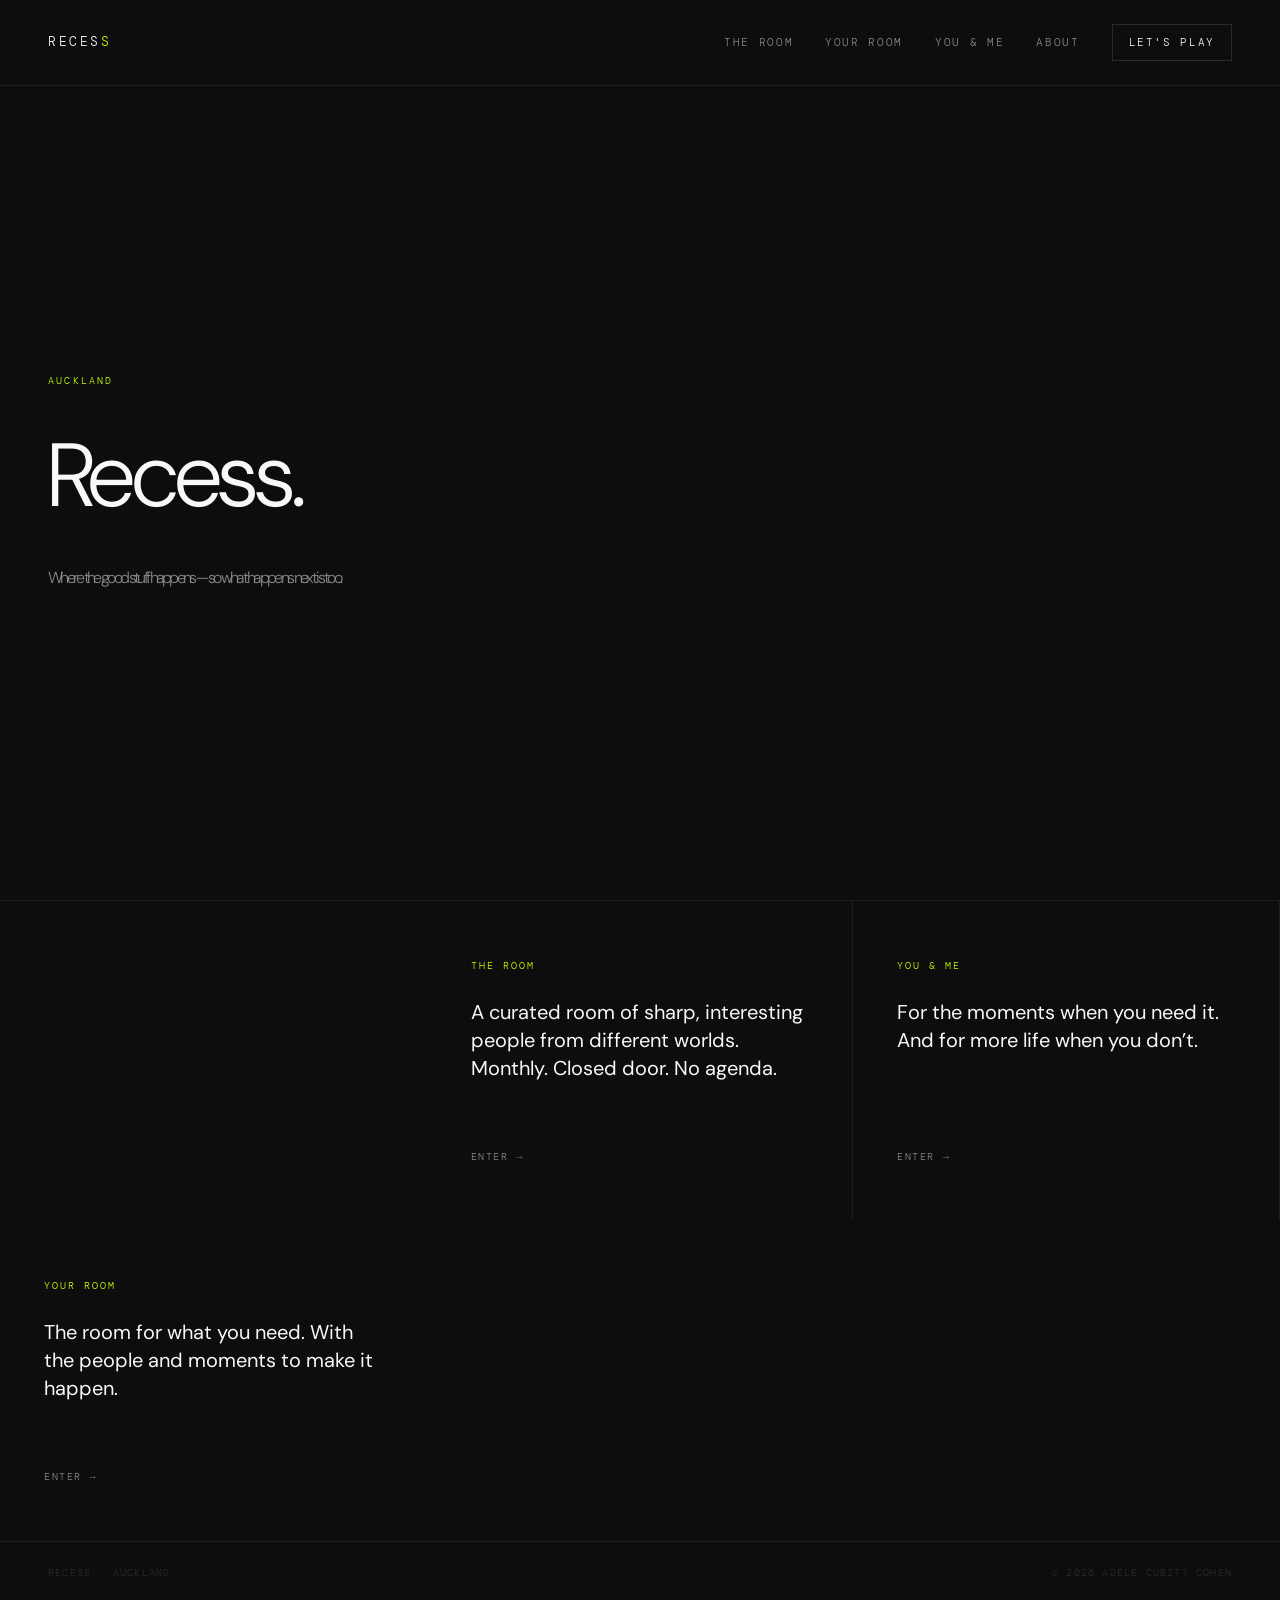
<file: index.html>
<!DOCTYPE html>
<html lang="en">
<head>
<meta charset="UTF-8">
<meta name="viewport" content="width=device-width, initial-scale=1.0">
<title>Recess</title>
<meta name="description" content="Recess. Where smart adults play. Auckland.">
<link rel="preconnect" href="https://fonts.googleapis.com">
<link href="https://fonts.googleapis.com/css2?family=DM+Mono:wght@300;400&family=DM+Sans:wght@300;400;500&display=swap" rel="stylesheet">
<link rel="stylesheet" href="style.css">
</head>
<body>

<nav>
  <span class="logo">Reces<span>s</span></span>
  <div class="nav-links">
    <a href="the-room.html">The Room</a>
    <a href="your-room.html">Your Room</a>
    <a href="you-and-me.html">You & Me</a>
    <a href="about.html">About</a>
    <a href="mailto:hello@recess.nz" class="cta-link">Let's play</a>
  </div>
</nav>

<section class="home-hero">
  <span class="home-tag">Auckland</span>
  <h1>Recess. 
  <p>Where the good stuff happens — so what happens next is too.
  <a href="the-room.html" 
   </section>
    
  </section>

<div class="doors">
  <a href="the-room.html" class="door-link-block">
    <div>
      <span class="door-tag">The Room</span>
      <h2>A curated room of sharp, interesting people from different worlds. Monthly. Closed door. No agenda.</h2>
    </div>
    <span class="door-arrow">Enter</span>
  </a>
  <a href="you-and-me.html" class="door-link-block">
    <div>
      <span class="door-tag">You & Me</span>
      <h2>For the moments when you need it. And for more life when you don’t.</h2>
    </div>
    <span class="door-arrow">Enter</span>
  </a>
  <a href="your-room.html" class="door-link-block">
    <div>
      <span class="door-tag">Your Room</span>
      <h2>The room for what you need. With the
        people and moments to make it happen.</h2>
    </div>
    <span class="door-arrow">Enter</span>
  </a>
</div>

<footer>
  <span>Recess · Auckland</span>
  <span>© 2026 Adele Cubitt Cohen</span>
</footer>

</body>
</html>
</file>
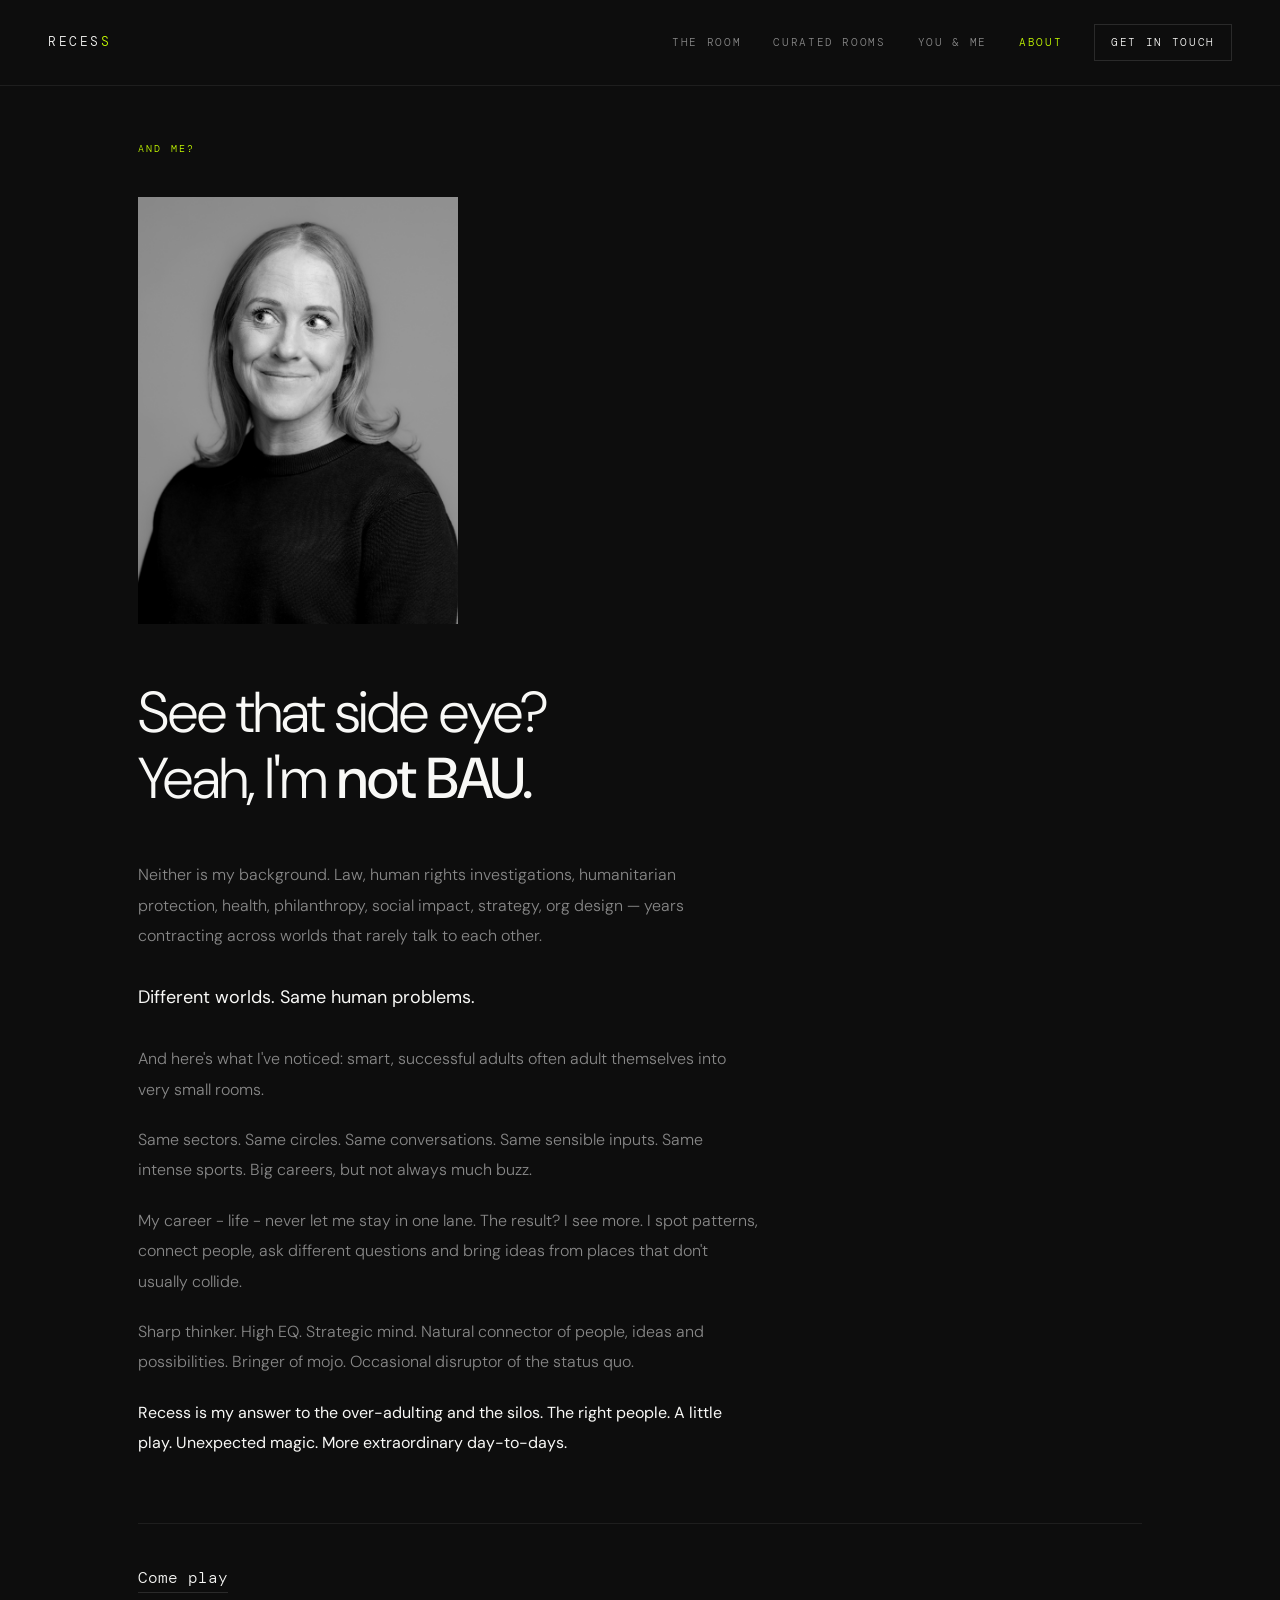
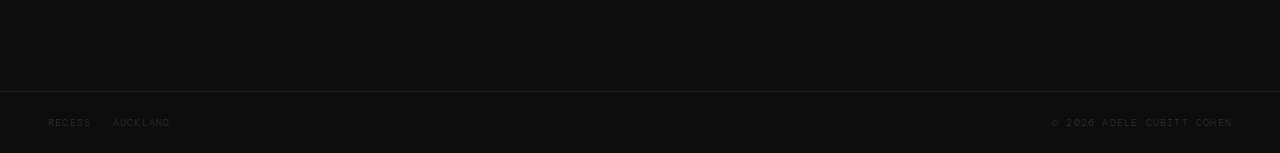
<file: about.html>
<!DOCTYPE html>
<html lang="en">
<head>
<meta charset="UTF-8">
<meta name="viewport" content="width=device-width, initial-scale=1.0">
<title>About — Recess</title>
<link rel="preconnect" href="https://fonts.googleapis.com">
<link href="https://fonts.googleapis.com/css2?family=DM+Mono:wght@300;400&family=DM+Sans:wght@300;400;500&display=swap" rel="stylesheet">
<link rel="stylesheet" href="style.css">
</head>
<body>

<nav>
  <a href="index.html" class="logo">Reces<span>s</span></a>
  <div class="nav-links">
    <a href="the-room.html">The Room</a>
    <a href="curated-rooms.html">Curated Rooms</a>
    <a href="you-and-me.html">You & Me</a>
    <a href="about.html" class="active">About</a>
    <a href="mailto:hello@recess.nz" class="cta-link">Get in touch</a>
  </div>
</nav>

<div class="page">
  <span class="page-tag">And me?</span>
  <img src="adele.jpg" alt="Adele Cubitt Cohen" class="about-photo">
  <h1>See that side eye?<br>Yeah, I'm <strong>not BAU.</strong></h1>

  <div class="page-body">
    <p>Neither is my background. Law, human rights investigations, humanitarian protection, health, philanthropy, social impact, strategy, org design — years contracting across worlds that rarely talk to each other.</p>
  </div>

  <p class="page-highlight">Different worlds. Same human problems.</p>

  <div class="page-body">
    <p>And here's what I've noticed: smart, successful adults often adult themselves into very small rooms.</p>
    <p>Same sectors. Same circles. Same conversations. Same sensible inputs. Same intense sports. Big careers, but not always much buzz.</p>
    <p>My career - life - never let me stay in one lane. The result? I see more. I spot patterns, connect people, ask different questions and bring ideas from places that don't usually collide.</p>
    <p>Sharp thinker. High EQ. Strategic mind. Natural connector of people, ideas and possibilities. Bringer of mojo. Occasional disruptor of the status quo.</p>
    <p><strong>Recess is my answer to the over-adulting and the silos. The right people. A little play. Unexpected magic. More extraordinary day-to-days.</strong></p>
  </div>

  <div class="page-cta">
    <a href="index.html">Come play</a>
  </div>
</div>

<footer>
  <span>Recess · Auckland</span>
  <span>© 2026 Adele Cubitt Cohen</span>
</footer>

</body>
</html>
</file>
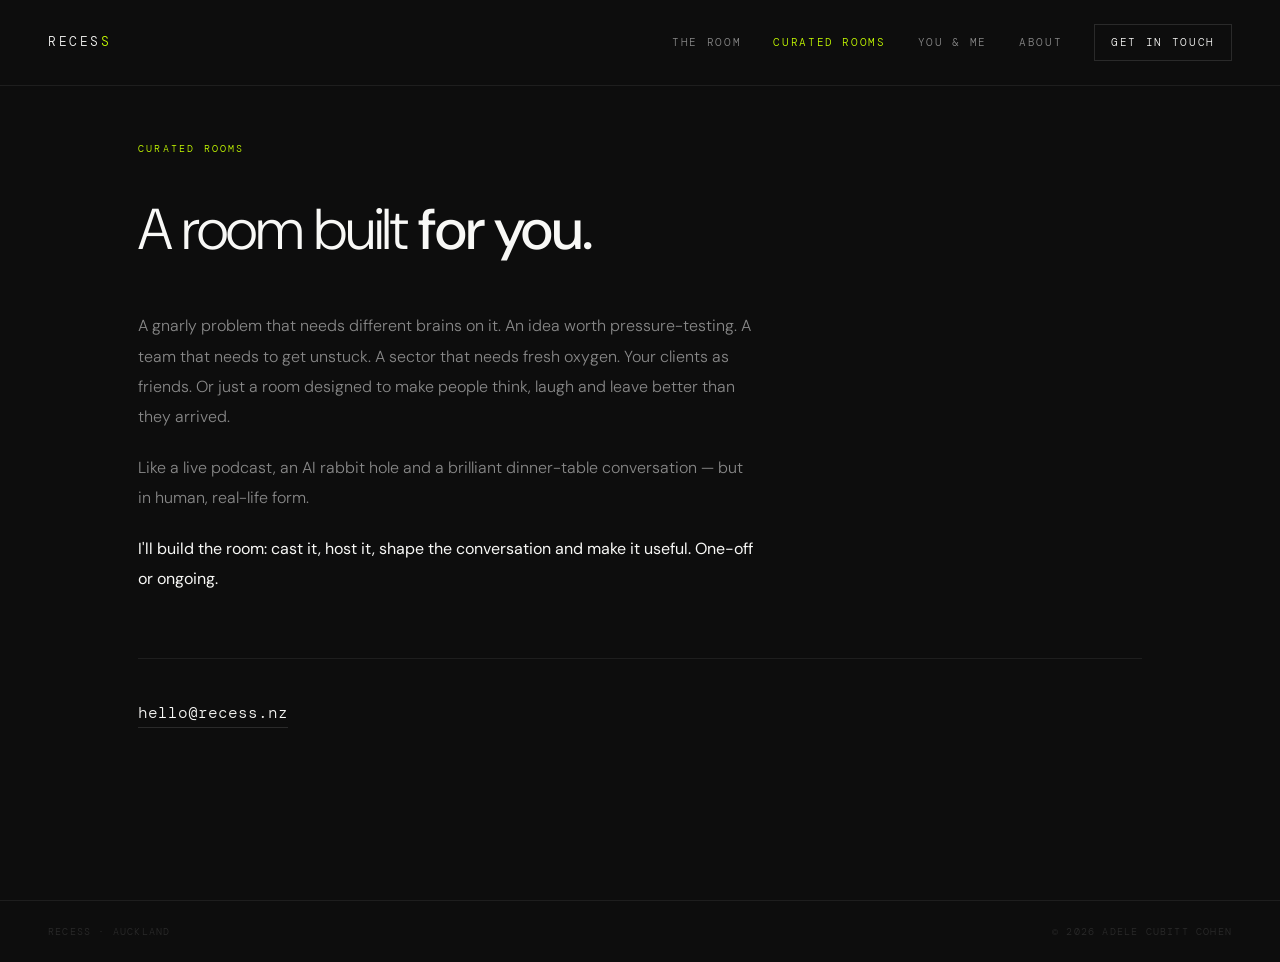
<file: curated-rooms.html>
<!DOCTYPE html>
<html lang="en">
<head>
<meta charset="UTF-8">
<meta name="viewport" content="width=device-width, initial-scale=1.0">
<title>Curated Rooms — Recess</title>
<link rel="preconnect" href="https://fonts.googleapis.com">
<link href="https://fonts.googleapis.com/css2?family=DM+Mono:wght@300;400&family=DM+Sans:wght@300;400;500&display=swap" rel="stylesheet">
<link rel="stylesheet" href="style.css">
</head>
<body>

<nav>
  <a href="index.html" class="logo">Reces<span>s</span></a>
  <div class="nav-links">
    <a href="the-room.html">The Room</a>
    <a href="curated-rooms.html" class="active">Curated Rooms</a>
    <a href="you-and-me.html">You & Me</a>
    <a href="about.html">About</a>
    <a href="mailto:hello@recess.nz" class="cta-link">Get in touch</a>
  </div>
</nav>

<div class="page">
  <span class="page-tag">Curated Rooms</span>
  <h1>A room built <strong>for you.</strong></h1>

  <div class="page-body">
    <p>A gnarly problem that needs different brains on it. An idea worth pressure-testing. A team that needs to get unstuck. A sector that needs fresh oxygen. Your clients as friends. Or just a room designed to make people think, laugh and leave better than they arrived.</p>
    <p>Like a live podcast, an AI rabbit hole and a brilliant dinner-table conversation — but in human, real-life form.</p>
    <p><strong>I'll build the room: cast it, host it, shape the conversation and make it useful. One-off or ongoing.</strong></p>
  </div>

  <div class="page-cta">
    <a href="mailto:hello@recess.nz">hello@recess.nz</a>
  </div>
</div>

<footer>
  <span>Recess · Auckland</span>
  <span>© 2026 Adele Cubitt Cohen</span>
</footer>

</body>
</html>
</file>
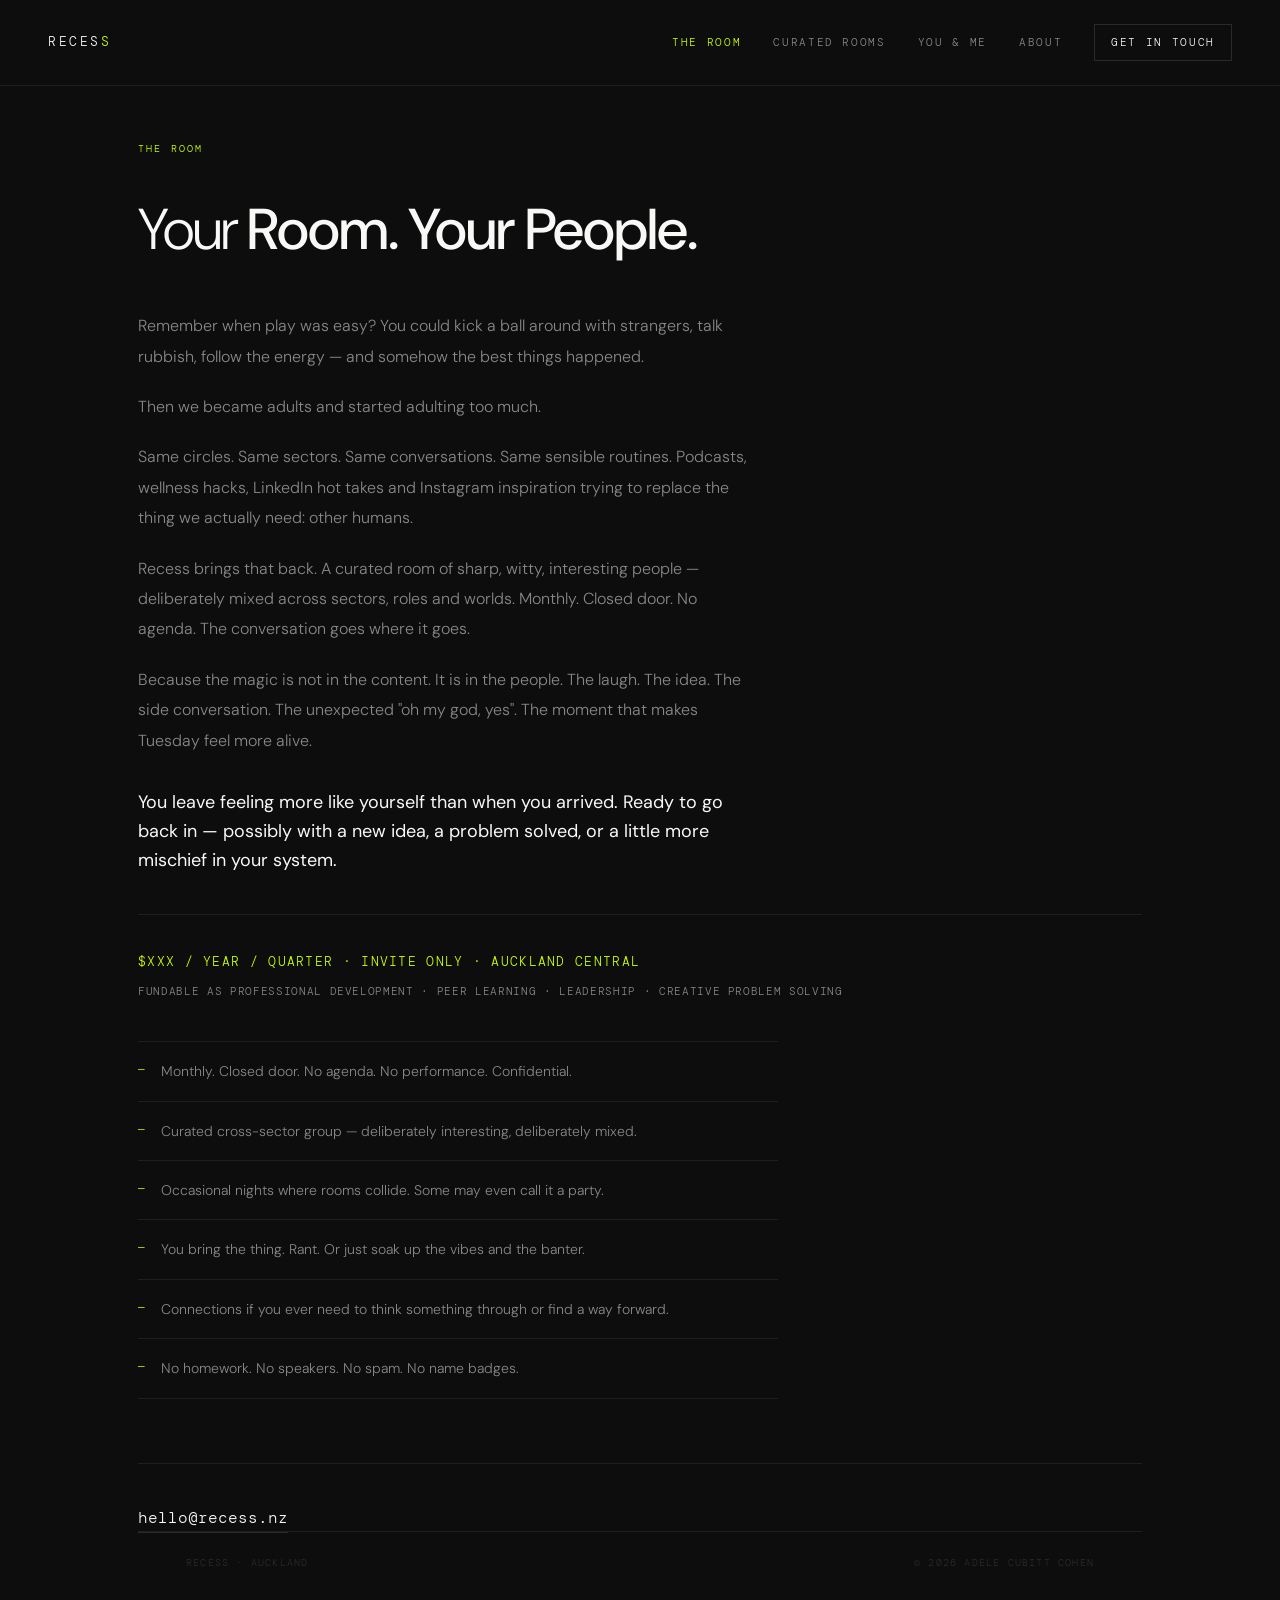
<file: the-room.html>
<!DOCTYPE html>
<html lang="en">
<head>
<meta charset="UTF-8">
<meta name="viewport" content="width=device-width, initial-scale=1.0">
<title>The Room — Recess</title>
<link rel="preconnect" href="https://fonts.googleapis.com">
<link href="https://fonts.googleapis.com/css2?family=DM+Mono:wght@300;400&family=DM+Sans:wght@300;400;500&display=swap" rel="stylesheet">
<link rel="stylesheet" href="style.css">
</head>
<body>

<nav>
  <a href="index.html" class="logo">Reces<span>s</span></a>
  <div class="nav-links">
    <a href="the-room.html" class="active">The Room</a>
    <a href="curated-rooms.html">Curated Rooms</a>
    <a href="you-and-me.html">You & Me</a>
    <a href="about.html">About</a>
    <a href="mailto:hello@recess.nz" class="cta-link">Get in touch</a>
  </div>
</nav>

<div class="page">
  <span class="page-tag">The Room</span>
  <h1> Your <strong>Room. Your People.</strong></h1>

  <div class="page-body">
    <p>Remember when play was easy? You could kick a ball around with strangers, talk rubbish, follow the energy — and somehow the best things happened.</p>
    <p>Then we became adults and started adulting too much.</p>
    <p>Same circles. Same sectors. Same conversations. Same sensible routines. Podcasts, wellness hacks, LinkedIn hot takes and Instagram inspiration trying to replace the thing we actually need: other humans.</p>
    <p>Recess brings that back. A curated room of sharp, witty, interesting people — deliberately mixed across sectors, roles and worlds. Monthly. Closed door. No agenda. The conversation goes where it goes.</p>
    <p>Because the magic is not in the content. It is in the people. The laugh. The idea. The side conversation. The unexpected "oh my god, yes". The moment that makes Tuesday feel more alive.</p>
  </div>

  <p class="page-highlight">You leave feeling more like yourself than when you arrived. Ready to go back in — possibly with a new idea, a problem solved, or a little more mischief in your system.</p>

  <div class="price-block">
    <span class="price">$XXX / year / quarter · Invite only · Auckland Central</span>
    <div class="price-note">Fundable as professional development · peer learning · leadership · creative problem solving</p>
  </div>

  <div class="detail-list">
    <div class="detail-item">Monthly. Closed door. No agenda. No performance. Confidential.</div>
    <div class="detail-item">Curated cross-sector group — deliberately interesting, deliberately mixed.</div>
    <div class="detail-item">Occasional nights where rooms collide. Some may even call it a party.</div>
    <div class="detail-item">You bring the thing. Rant. Or just soak up the vibes and the banter.</div>
    <div class="detail-item">Connections if you ever need to think something through or find a way forward.</div>
    <div class="detail-item">No homework. No speakers. No spam. No name badges.</div>   
  </div>

  <div class="page-cta">
    <a href="mailto:hello@recess.nz">hello@recess.nz</a>
  </div>
</div>

<footer>
  <span>Recess · Auckland</span>
  <span>© 2026 Adele Cubitt Cohen</span>
</footer>

</body>
</html>
</file>
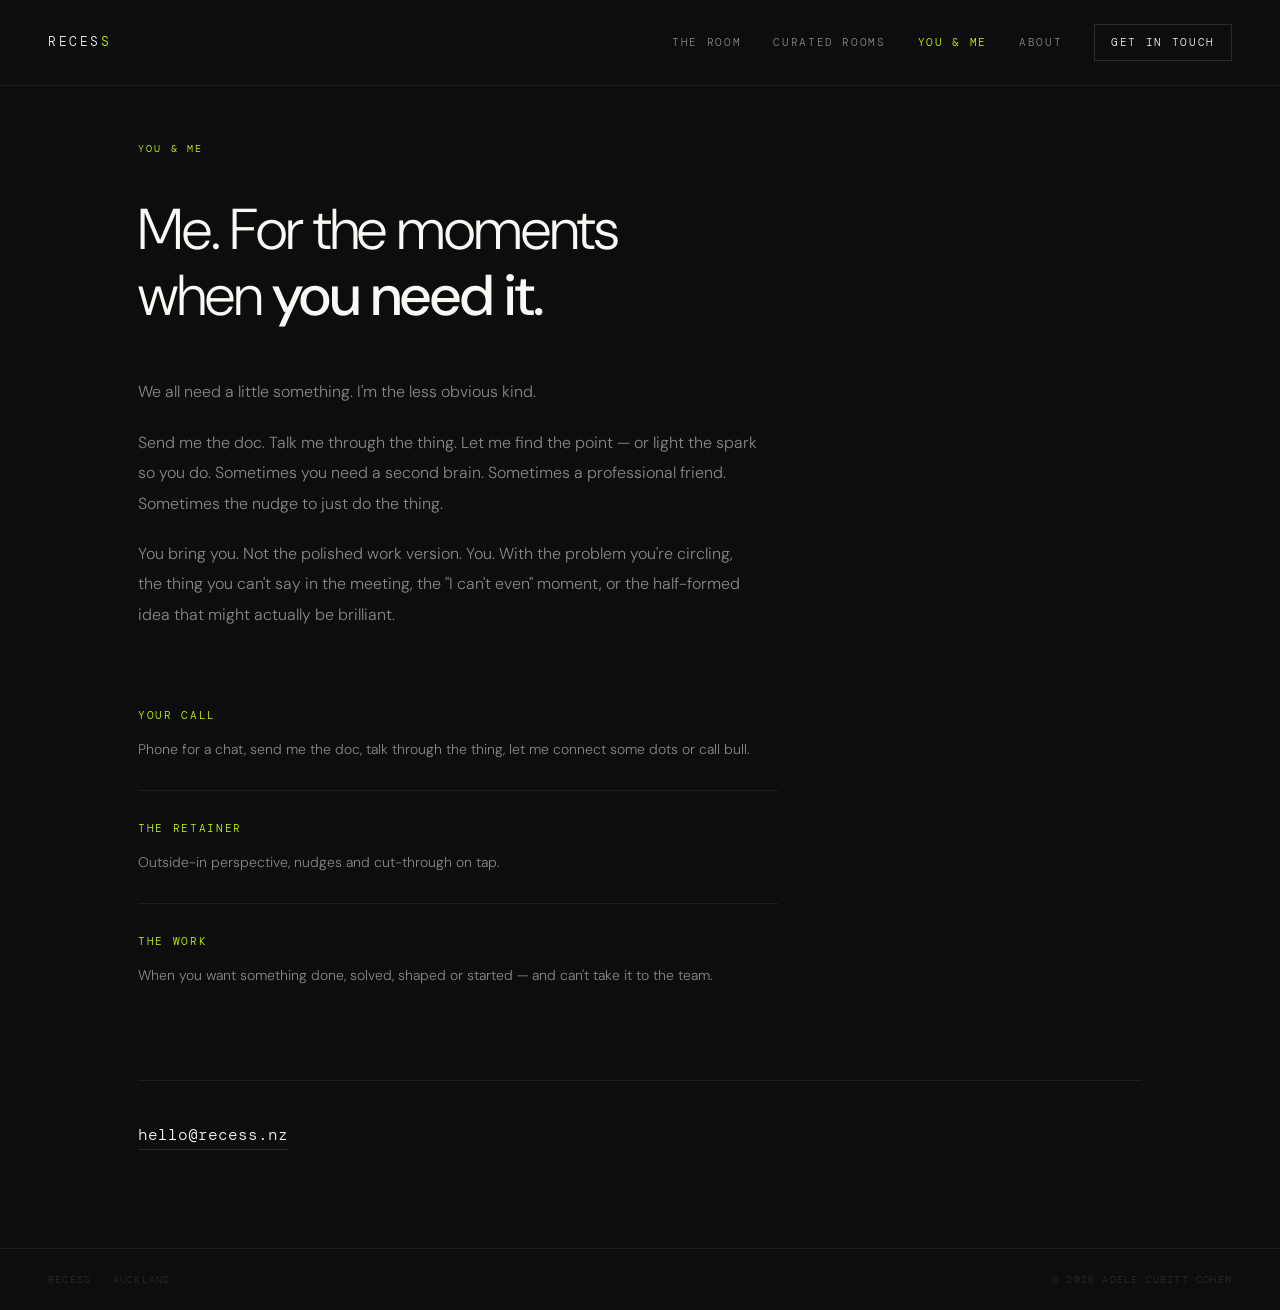
<file: you-and-me.html>
<!DOCTYPE html>
<html lang="en">
<head>
<meta charset="UTF-8">
<meta name="viewport" content="width=device-width, initial-scale=1.0">
<title>You & Me — Recess</title>
<link rel="preconnect" href="https://fonts.googleapis.com">
<link href="https://fonts.googleapis.com/css2?family=DM+Mono:wght@300;400&family=DM+Sans:wght@300;400;500&display=swap" rel="stylesheet">
<link rel="stylesheet" href="style.css">
</head>
<body>

<nav>
  <a href="index.html" class="logo">Reces<span>s</span></a>
  <div class="nav-links">
    <a href="the-room.html">The Room</a>
    <a href="curated-rooms.html">Curated Rooms</a>
    <a href="you-and-me.html" class="active">You & Me</a>
    <a href="about.html">About</a>
    <a href="mailto:hello@recess.nz" class="cta-link">Get in touch</a>
  </div>
</nav>

<div class="page">
  <span class="page-tag">You & Me</span>
  <h1>Me. For the moments<br>when <strong>you need it.</strong></h1>

  <div class="page-body">
    <p>We all need a little something. I'm the less obvious kind.</p>
    <p>Send me the doc. Talk me through the thing. Let me find the point — or light the spark so you do. Sometimes you need a second brain. Sometimes a professional friend. Sometimes the nudge to just do the thing.</p>
    <p>You bring you. Not the polished work version. You. With the problem you're circling, the thing you can't say in the meeting, the "I can't even" moment, or the half-formed idea that might actually be brilliant.</p>
  </div>

  <div class="offer-grid">
    <div class="offer-item">
      <span class="offer-name">Your Call</span>
      <span class="offer-desc">Phone for a chat, send me the doc, talk through the thing, let me connect some dots or call bull.</span>
    </div>
    <div class="offer-item">
      <span class="offer-name">The Retainer</span>
      <span class="offer-desc">Outside-in perspective, nudges and cut-through on tap.</span>
    </div>
    <div class="offer-item">
      <span class="offer-name">The Work</span>
      <span class="offer-desc">When you want something done, solved, shaped or started — and can't take it to the team.</span>
    </div>
  </div>

  <div class="page-cta">
    <a href="mailto:hello@recess.nz">hello@recess.nz</a>
  </div>
</div>

<footer>
  <span>Recess · Auckland</span>
  <span>© 2026 Adele Cubitt Cohen</span>
</footer>

</body>
</html>
</file>
<file: style.css>
*, *::before, *::after { box-sizing: border-box; margin: 0; padding: 0; }

:root {
  --black: #0d0d0d;
  --white: #f8f8f6;
  --grey: #888;
  --dim: #2a2a2a;
  --mid: #1a1a1a;
  --pop: #c8ff00;
  --rule: rgba(255,255,255,0.07);
}

html { scroll-behavior: smooth; }

body {
  background: var(--black);
  color: var(--white);
  font-family: 'DM Sans', sans-serif;
  font-weight: 300;
  font-size: 16px;
  line-height: 1.7;
  -webkit-font-smoothing: antialiased;
  min-height: 100vh;
}

a { color: inherit; text-decoration: none; }

/* NAV */
nav {
  position: fixed;
  top: 0;
  width: 100%;
  padding: 24px 48px;
  display: flex;
  justify-content: space-between;
  align-items: center;
  z-index: 100;
  background: var(--black);
  border-bottom: 1px solid var(--rule);
}

.logo {
  font-family: 'DM Mono', monospace;
  font-size: 13px;
  letter-spacing: 0.2em;
  text-transform: uppercase;
  font-weight: 300;
}

.logo span { color: var(--pop); }

.nav-links { display: flex; gap: 32px; align-items: center; }

.nav-links a {
  font-family: 'DM Mono', monospace;
  font-size: 11px;
  letter-spacing: 0.15em;
  text-transform: uppercase;
  color: var(--grey);
  transition: color 0.2s;
}
.nav-links a:hover, .nav-links a.active { color: var(--pop); }

.nav-links a.cta-link {
  color: var(--white);
  border: 1px solid var(--dim);
  padding: 8px 16px;
}
.nav-links a.cta-link:hover { border-color: var(--pop); color: var(--pop); }

/* BACK LINK for subpages */
.back-link {
  position: fixed;
  top: 24px;
  left: 48px;
  z-index: 101;
}

/* HOMEPAGE HERO */
.home-hero {
  min-height: 100vh;
  padding-top: 65px;
  display: flex;
  flex-direction: column;
  justify-content: center;
  padding-left: 48px;
  padding-right: 48px;
}

.home-tag {
  font-family: 'DM Mono', monospace;
  font-size: 10px;
  letter-spacing: 0.22em;
  text-transform: uppercase;
  color: var(--pop);
  margin-bottom: 40px;
  display: block;
}

.home-hero h1 {
  font-size: clamp(40px, 7vw, 96px);
  font-weight: 300;
  line-height: 1.05;
  letter-spacing: -0.03em;
  max-width: 920px;
}

.home-hero h1 strong { font-weight: 500; }

.home-hero p {
  margin-top: 40px;
  font-size: 16px;
  color: var(--grey);
  line-height: 1.85;
  max-width: 560px;
}

.come-play {
  margin-top: 56px;
  font-family: 'DM Mono', monospace;
  font-size: 12px;
  letter-spacing: 0.2em;
  text-transform: uppercase;
  color: var(--white);
  border: 1px solid var(--dim);
  padding: 18px 32px;
  display: inline-block;
  transition: border-color 0.2s, color 0.2s;
  width: fit-content;
}
.come-play:hover { border-color: var(--pop); color: var(--pop); }

/* THREE DOORS ON HOMEPAGE */
.doors {
  display: grid;
  grid-template-columns: repeat(3, 1fr);
  border-top: 1px solid var(--rule);
}

.door-link-block {
  padding: 56px 44px;
  border-right: 1px solid var(--rule);
  display: flex;
  flex-direction: column;
  justify-content: space-between;
  min-height: 320px;
  transition: background 0.25s;
}
.door-link-block:last-child { border-right: none; }
.door-link-block:hover { background: #131313; }

.door-tag {
  font-family: 'DM Mono', monospace;
  font-size: 10px;
  letter-spacing: 0.2em;
  text-transform: uppercase;
  color: var(--pop);
  margin-bottom: 24px;
  display: block;
}

.door-link-block h2 {
  font-size: 20px;
  font-weight: 400;
  line-height: 1.4;
  color: var(--white);
}

.door-arrow {
  margin-top: 32px;
  font-family: 'DM Mono', monospace;
  font-size: 10px;
  letter-spacing: 0.15em;
  text-transform: uppercase;
  color: var(--grey);
  display: inline-flex;
  align-items: center;
  gap: 8px;
  transition: color 0.2s, gap 0.2s;
}
.door-arrow::after { content: '→'; }
.door-link-block:hover .door-arrow { color: var(--pop); gap: 14px; }

/* SUBPAGE */
.page {
  min-height: 100vh;
  padding: 140px 48px 100px;
  max-width: 1100px;
  margin: 0 auto;
}

.page-tag {
  font-family: 'DM Mono', monospace;
  font-size: 10px;
  letter-spacing: 0.22em;
  text-transform: uppercase;
  color: var(--pop);
  margin-bottom: 40px;
  display: block;
}

.page h1 {
  font-size: clamp(30px, 4.5vw, 58px);
  font-weight: 300;
  line-height: 1.15;
  letter-spacing: -0.02em;
  max-width: 780px;
  margin-bottom: 48px;
}

.page h1 strong { font-weight: 500; }

.page-body {
  font-size: 16px;
  color: var(--grey);
  line-height: 1.9;
  max-width: 620px;
  display: flex;
  flex-direction: column;
  gap: 20px;
}

.page-body strong { color: var(--white); font-weight: 400; }

.page-highlight {
  font-size: 18px;
  color: var(--white);
  font-weight: 400;
  line-height: 1.6;
  max-width: 620px;
  margin: 32px 0;
}

.price-block {
  margin-top: 40px;
  padding-top: 32px;
  border-top: 1px solid var(--rule);
}

.price {
  font-family: 'DM Mono', monospace;
  font-size: 13px;
  letter-spacing: 0.1em;
  color: var(--pop);
  text-transform: uppercase;
}

.price-note {
  margin-top: 8px;
  font-family: 'DM Mono', monospace;
  font-size: 11px;
  color: var(--grey);
  text-transform: uppercase;
  letter-spacing: 0.06em;
}

.detail-list {
  margin-top: 40px;
  display: flex;
  flex-direction: column;
  max-width: 640px;
}

.detail-item {
  padding: 18px 0;
  border-bottom: 1px solid var(--rule);
  font-size: 14px;
  color: var(--grey);
  line-height: 1.6;
  display: flex;
  gap: 16px;
}
.detail-item:first-child { border-top: 1px solid var(--rule); }
.detail-item::before {
  content: '—';
  font-family: 'DM Mono', monospace;
  font-size: 11px;
  color: var(--pop);
  flex-shrink: 0;
  padding-top: 2px;
}

.offer-grid {
  margin-top: 48px;
  display: grid;
  grid-template-columns: 1fr;
  gap: 1px;
  background: var(--rule);
  max-width: 640px;
}

.offer-item {
  background: var(--black);
  padding: 28px 0;
}

.offer-name {
  font-family: 'DM Mono', monospace;
  font-size: 11px;
  letter-spacing: 0.15em;
  text-transform: uppercase;
  color: var(--pop);
  display: block;
  margin-bottom: 10px;
}

.offer-desc {
  font-size: 14px;
  color: var(--grey);
  line-height: 1.7;
  max-width: 560px;
}

.page-cta {
  margin-top: 64px;
  padding-top: 40px;
  border-top: 1px solid var(--rule);
}

.page-cta a {
  font-family: 'DM Mono', monospace;
  font-size: 16px;
  color: var(--white);
  border-bottom: 1px solid var(--dim);
  padding-bottom: 4px;
  transition: color 0.2s, border-color 0.2s;
}
.page-cta a:hover { color: var(--pop); border-color: var(--pop); }

footer {
  padding: 22px 48px;
  display: flex;
  justify-content: space-between;
  border-top: 1px solid var(--rule);
}

footer span {
  font-family: 'DM Mono', monospace;
  font-size: 10px;
  letter-spacing: 0.12em;
  text-transform: uppercase;
  color: var(--dim);
}

@media (max-width: 768px) {
  nav { padding: 20px 24px; }
  .nav-links { gap: 16px; }
  .home-hero { padding: 120px 24px 60px; }
  .doors { grid-template-columns: 1fr; }
  .door-link-block { border-right: none; border-bottom: 1px solid var(--rule); min-height: auto; }
  .page { padding: 110px 24px 72px; }
  footer { padding: 20px 24px; flex-direction: column; gap: 8px; }
}

.about-photo {
  width: 100%;
  max-width: 320px;
  aspect-ratio: 3/4;
  object-fit: cover;
  object-position: center top;
  margin-bottom: 48px;
  filter: grayscale(100%);
}
</file>
